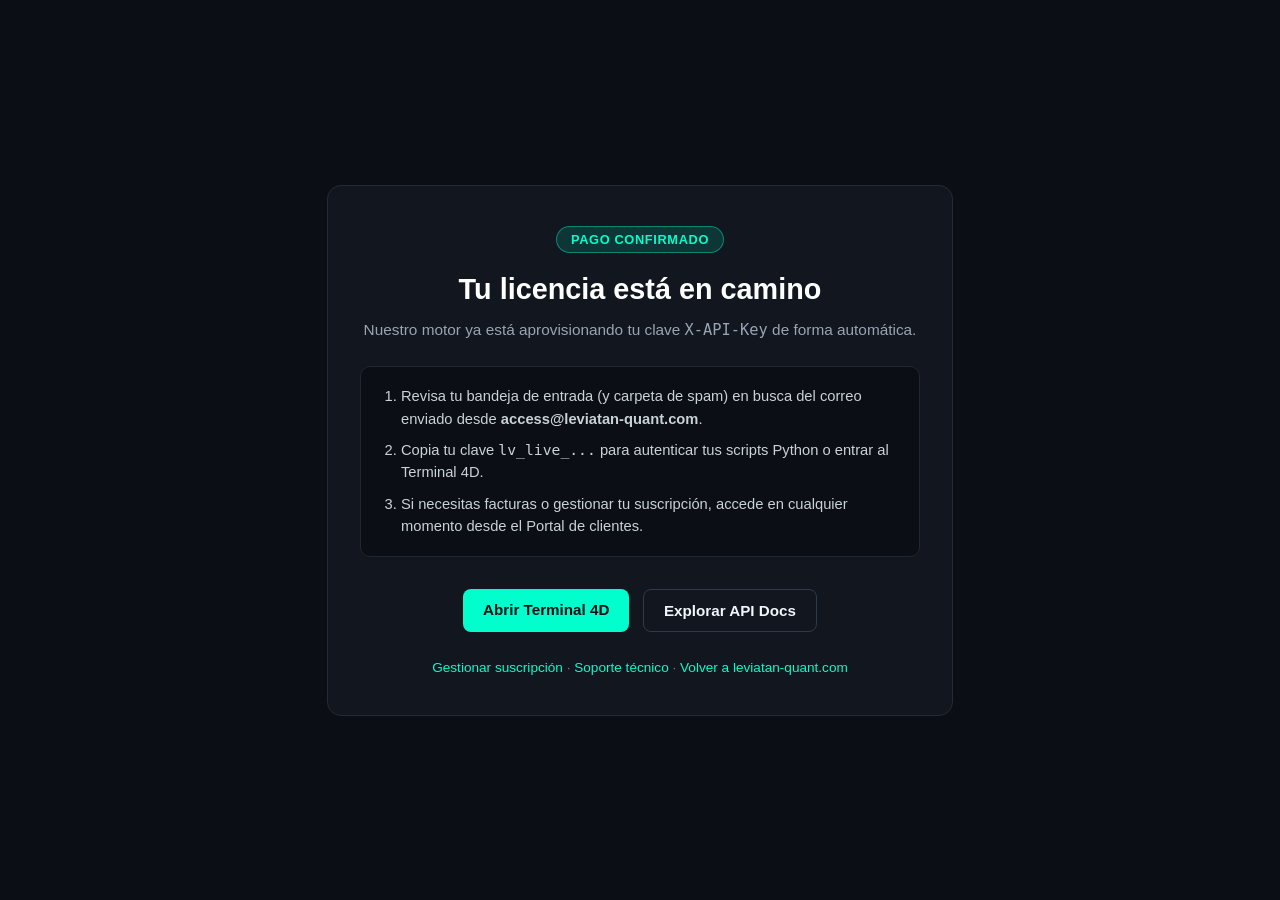
<file: gracias.html>
<!DOCTYPE html>
<html lang="es">
<head>
    <meta charset="UTF-8">
    <meta name="viewport" content="width=device-width, initial-scale=1.0">
    <title>Suscripción Confirmada | Leviatan Quant</title>
    <meta name="robots" content="noindex, nofollow">
    <link rel="icon" type="image/svg+xml" href="/favicon.svg">
    <style>
        body {
            margin: 0;
            min-height: 100vh;
            background: #0b0e14;
            color: #c9d1d9;
            font-family: -apple-system, BlinkMacSystemFont, "Segoe UI", Roboto, Helvetica, Arial, sans-serif;
            display: flex;
            align-items: center;
            justify-content: center;
            padding: 1.5rem;
            box-sizing: border-box;
        }
        .card {
            max-width: 560px;
            width: 100%;
            background: #11161f;
            border: 1px solid #222b38;
            border-radius: 14px;
            padding: 2.5rem 2rem;
            text-align: center;
        }
        .badge {
            display: inline-block;
            background: rgba(0, 255, 204, 0.14);
            color: #00ffcc;
            border: 1px solid rgba(0, 255, 204, 0.4);
            padding: 5px 14px;
            border-radius: 999px;
            font-size: 0.8rem;
            font-weight: 700;
            letter-spacing: 0.05em;
            margin-bottom: 1.25rem;
        }
        h1 { color: #fff; margin: 0 0 0.75rem 0; font-size: 1.8rem; }
        p { color: #9aa4b2; line-height: 1.6; font-size: 0.96rem; margin: 0 0 1.25rem 0; }
        .steps {
            text-align: left;
            background: #0b0e14;
            border: 1px solid #1f2733;
            border-radius: 10px;
            padding: 1.15rem 1.3rem;
            margin: 1.5rem 0 2rem;
            font-size: 0.92rem;
            color: #c9d1d9;
        }
        .steps ol { margin: 0; padding-left: 1.2rem; }
        .steps li { margin-bottom: 0.6rem; line-height: 1.5; }
        .steps li:last-child { margin-bottom: 0; }
        .actions {
            display: flex;
            gap: 0.85rem;
            justify-content: center;
            flex-wrap: wrap;
        }
        .btn-primary {
            background: #00ffcc;
            color: #0b0e14;
            text-decoration: none;
            font-weight: 700;
            padding: 12px 20px;
            border-radius: 8px;
            font-size: 0.95rem;
        }
        .btn-outline {
            background: transparent;
            color: #f0f6fc;
            border: 1px solid #303a49;
            text-decoration: none;
            font-weight: 600;
            padding: 12px 20px;
            border-radius: 8px;
            font-size: 0.95rem;
        }
        .sublinks {
            margin-top: 1.75rem;
            font-size: 0.85rem;
            color: #777;
        }
        .sublinks a { color: #00ffcc; text-decoration: none; }
    </style>
</head>
<body>
    <div class="card">
        <div class="badge">PAGO CONFIRMADO</div>
        <h1>Tu licencia está en camino</h1>
        <p>Nuestro motor ya está aprovisionando tu clave <code>X-API-Key</code> de forma automática.</p>

        <div class="steps">
            <ol>
                <li>Revisa tu bandeja de entrada (y carpeta de spam) en busca del correo enviado desde <strong>access@leviatan-quant.com</strong>.</li>
                <li>Copia tu clave <code>lv_live_...</code> para autenticar tus scripts Python o entrar al Terminal 4D.</li>
                <li>Si necesitas facturas o gestionar tu suscripción, accede en cualquier momento desde el Portal de clientes.</li>
            </ol>
        </div>

        <div class="actions">
            <a href="https://app.leviatan-quant.com" class="btn-primary">Abrir Terminal 4D</a>
            <a href="https://api.leviatan-quant.com/docs" class="btn-outline">Explorar API Docs</a>
        </div>

        <div class="sublinks">
            <a href="https://billing.stripe.com/p/login/14AdR97fk58ZfhBdFN8N200" target="_blank" rel="noopener noreferrer">Gestionar suscripción</a>
            ·
            <a href="mailto:access@leviatan-quant.com">Soporte técnico</a>
            ·
            <a href="/">Volver a leviatan-quant.com</a>
        </div>
    </div>
</body>
</html>
</file>
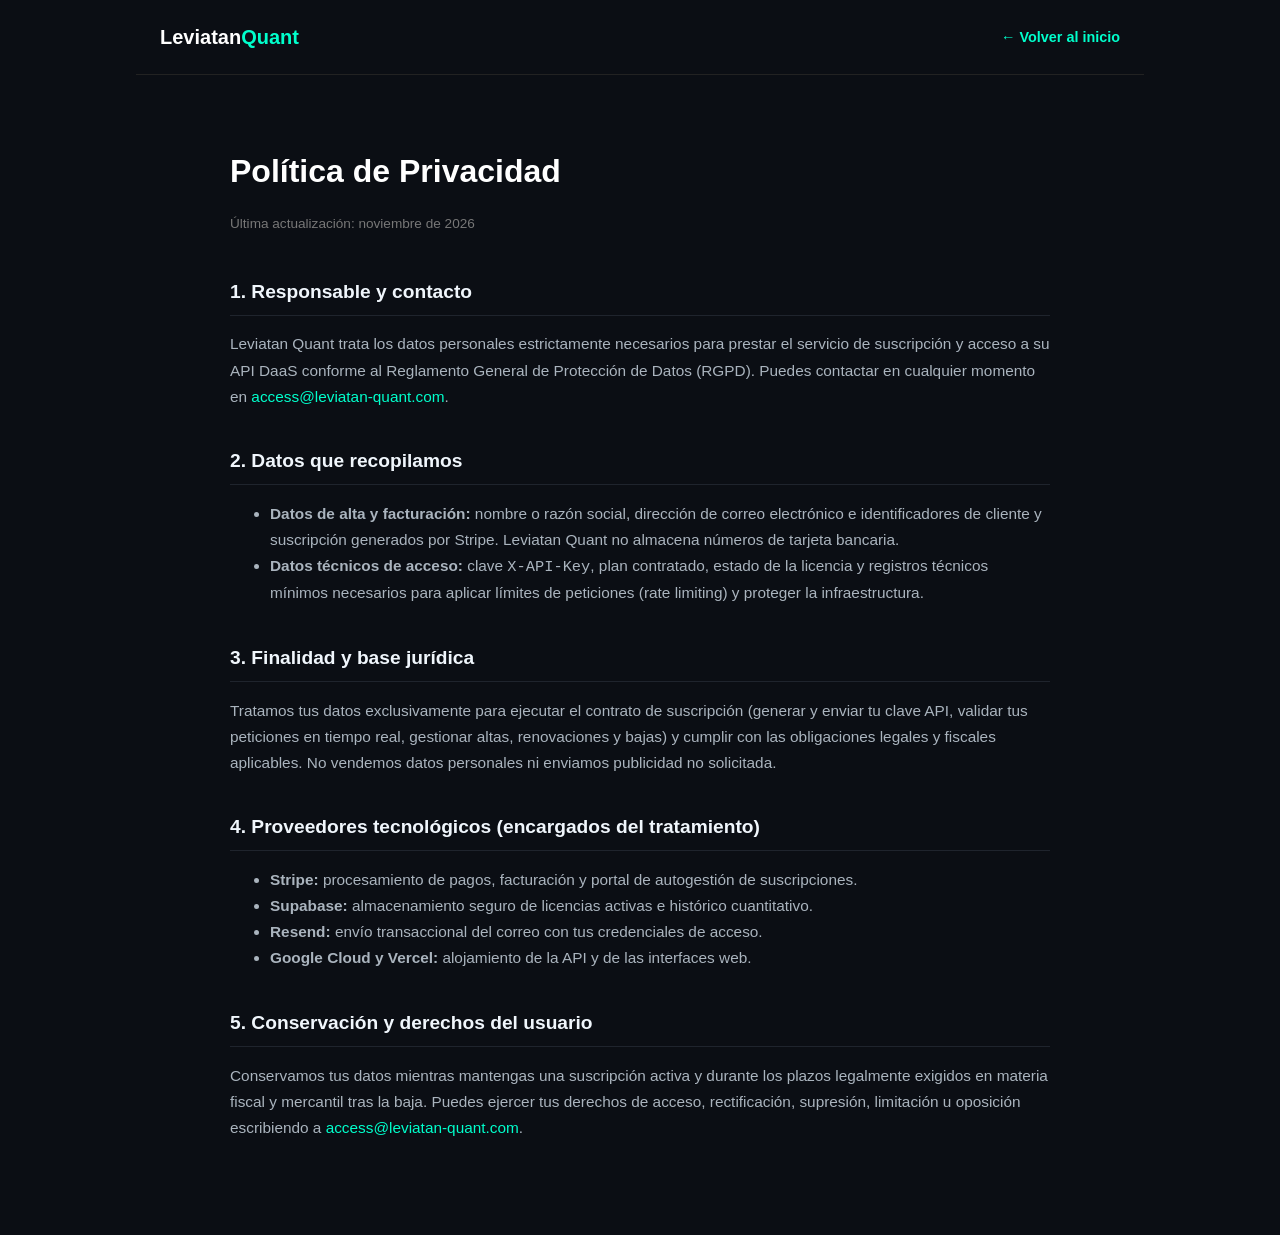
<file: privacidad.html>
<!DOCTYPE html>
<html lang="es">
<head>
    <meta charset="UTF-8">
    <meta name="viewport" content="width=device-width, initial-scale=1.0">
    <title>Política de Privacidad | Leviatan Quant</title>
    <link rel="icon" type="image/svg+xml" href="/favicon.svg">
    <style>
        body {
            margin: 0;
            background: #0b0e14;
            color: #c9d1d9;
            font-family: -apple-system, BlinkMacSystemFont, "Segoe UI", Roboto, Helvetica, Arial, sans-serif;
            line-height: 1.7;
        }
        header {
            border-bottom: 1px solid #222;
            padding: 1.25rem 1.5rem;
            display: flex;
            justify-content: space-between;
            align-items: center;
            max-width: 960px;
            margin: 0 auto;
        }
        .logo {
            font-size: 1.25rem;
            font-weight: 700;
            color: #fff;
            text-decoration: none;
        }
        .logo span { color: #00ffcc; }
        .back {
            color: #00ffcc;
            text-decoration: none;
            font-size: 0.9rem;
            font-weight: 600;
        }
        main {
            max-width: 820px;
            margin: 0 auto;
            padding: 3rem 1.5rem 5rem;
        }
        h1 { color: #fff; font-size: 2rem; margin-bottom: 0.4rem; }
        .updated { color: #777; font-size: 0.85rem; margin-bottom: 2.5rem; }
        h2 { color: #f0f6fc; font-size: 1.2rem; margin-top: 2.2rem; border-bottom: 1px solid #1f242d; padding-bottom: 0.4rem; }
        p, li { color: #aab4be; font-size: 0.96rem; }
        a { color: #00ffcc; text-decoration: none; }
        a:hover { text-decoration: underline; }
    </style>
</head>
<body>
    <header>
        <a href="/" class="logo">Leviatan<span>Quant</span></a>
        <a href="/" class="back">← Volver al inicio</a>
    </header>
    <main>
        <h1>Política de Privacidad</h1>
        <p class="updated">Última actualización: noviembre de 2026</p>

        <h2>1. Responsable y contacto</h2>
        <p>Leviatan Quant trata los datos personales estrictamente necesarios para prestar el servicio de suscripción y acceso a su API DaaS conforme al Reglamento General de Protección de Datos (RGPD). Puedes contactar en cualquier momento en <a href="mailto:access@leviatan-quant.com">access@leviatan-quant.com</a>.</p>

        <h2>2. Datos que recopilamos</h2>
        <ul>
            <li><strong>Datos de alta y facturación:</strong> nombre o razón social, dirección de correo electrónico e identificadores de cliente y suscripción generados por Stripe. Leviatan Quant no almacena números de tarjeta bancaria.</li>
            <li><strong>Datos técnicos de acceso:</strong> clave <code>X-API-Key</code>, plan contratado, estado de la licencia y registros técnicos mínimos necesarios para aplicar límites de peticiones (rate limiting) y proteger la infraestructura.</li>
        </ul>

        <h2>3. Finalidad y base jurídica</h2>
        <p>Tratamos tus datos exclusivamente para ejecutar el contrato de suscripción (generar y enviar tu clave API, validar tus peticiones en tiempo real, gestionar altas, renovaciones y bajas) y cumplir con las obligaciones legales y fiscales aplicables. No vendemos datos personales ni enviamos publicidad no solicitada.</p>

        <h2>4. Proveedores tecnológicos (encargados del tratamiento)</h2>
        <ul>
            <li><strong>Stripe:</strong> procesamiento de pagos, facturación y portal de autogestión de suscripciones.</li>
            <li><strong>Supabase:</strong> almacenamiento seguro de licencias activas e histórico cuantitativo.</li>
            <li><strong>Resend:</strong> envío transaccional del correo con tus credenciales de acceso.</li>
            <li><strong>Google Cloud y Vercel:</strong> alojamiento de la API y de las interfaces web.</li>
        </ul>

        <h2>5. Conservación y derechos del usuario</h2>
        <p>Conservamos tus datos mientras mantengas una suscripción activa y durante los plazos legalmente exigidos en materia fiscal y mercantil tras la baja. Puedes ejercer tus derechos de acceso, rectificación, supresión, limitación u oposición escribiendo a <a href="mailto:access@leviatan-quant.com">access@leviatan-quant.com</a>.</p>
    </main>
</body>
</html>
</file>
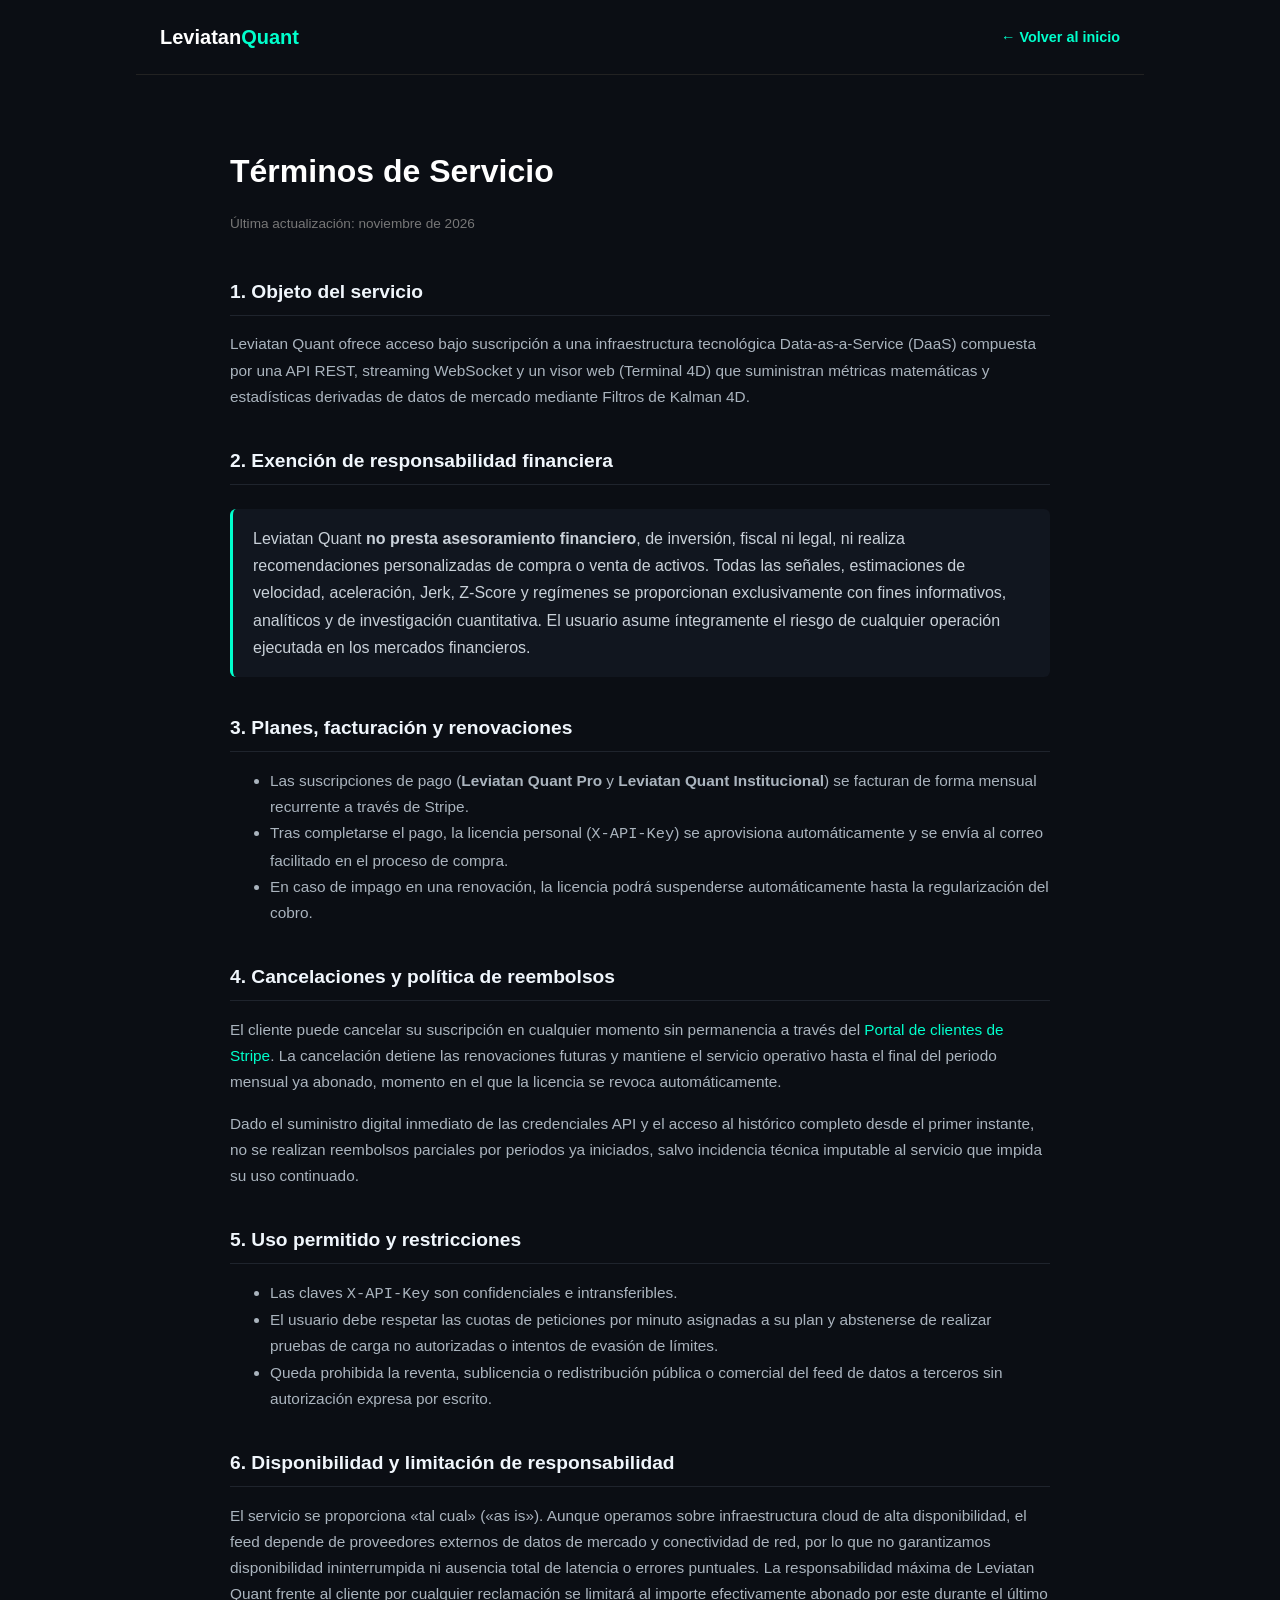
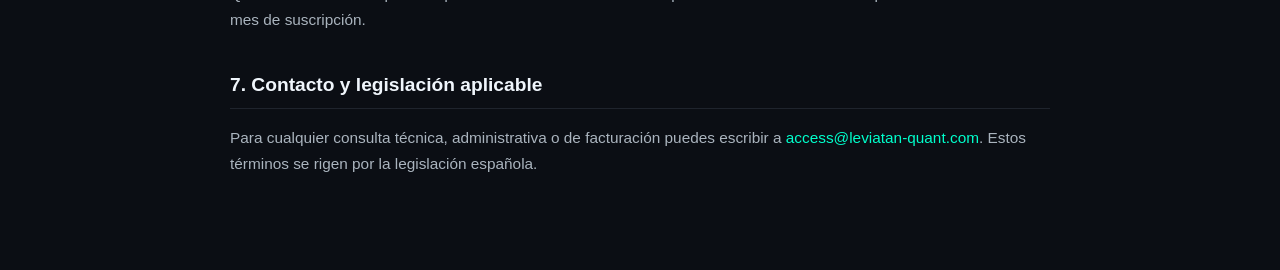
<file: terminos.html>
<!DOCTYPE html>
<html lang="es">
<head>
    <meta charset="UTF-8">
    <meta name="viewport" content="width=device-width, initial-scale=1.0">
    <title>Términos de Servicio | Leviatan Quant</title>
    <link rel="icon" type="image/svg+xml" href="/favicon.svg">
    <style>
        body {
            margin: 0;
            background: #0b0e14;
            color: #c9d1d9;
            font-family: -apple-system, BlinkMacSystemFont, "Segoe UI", Roboto, Helvetica, Arial, sans-serif;
            line-height: 1.7;
        }
        header {
            border-bottom: 1px solid #222;
            padding: 1.25rem 1.5rem;
            display: flex;
            justify-content: space-between;
            align-items: center;
            max-width: 960px;
            margin: 0 auto;
        }
        .logo {
            font-size: 1.25rem;
            font-weight: 700;
            color: #fff;
            text-decoration: none;
        }
        .logo span { color: #00ffcc; }
        .back {
            color: #00ffcc;
            text-decoration: none;
            font-size: 0.9rem;
            font-weight: 600;
        }
        main {
            max-width: 820px;
            margin: 0 auto;
            padding: 3rem 1.5rem 5rem;
        }
        h1 { color: #fff; font-size: 2rem; margin-bottom: 0.4rem; }
        .updated { color: #777; font-size: 0.85rem; margin-bottom: 2.5rem; }
        h2 { color: #f0f6fc; font-size: 1.2rem; margin-top: 2.2rem; border-bottom: 1px solid #1f242d; padding-bottom: 0.4rem; }
        p, li { color: #aab4be; font-size: 0.96rem; }
        a { color: #00ffcc; text-decoration: none; }
        a:hover { text-decoration: underline; }
        .callout {
            background: #11161f;
            border-left: 3px solid #00ffcc;
            padding: 1rem 1.25rem;
            border-radius: 6px;
            margin: 1.5rem 0;
        }
    </style>
</head>
<body>
    <header>
        <a href="/" class="logo">Leviatan<span>Quant</span></a>
        <a href="/" class="back">← Volver al inicio</a>
    </header>
    <main>
        <h1>Términos de Servicio</h1>
        <p class="updated">Última actualización: noviembre de 2026</p>

        <h2>1. Objeto del servicio</h2>
        <p>Leviatan Quant ofrece acceso bajo suscripción a una infraestructura tecnológica Data-as-a-Service (DaaS) compuesta por una API REST, streaming WebSocket y un visor web (Terminal 4D) que suministran métricas matemáticas y estadísticas derivadas de datos de mercado mediante Filtros de Kalman 4D.</p>

        <h2>2. Exención de responsabilidad financiera</h2>
        <div class="callout">
            Leviatan Quant <strong>no presta asesoramiento financiero</strong>, de inversión, fiscal ni legal, ni realiza recomendaciones personalizadas de compra o venta de activos. Todas las señales, estimaciones de velocidad, aceleración, Jerk, Z-Score y regímenes se proporcionan exclusivamente con fines informativos, analíticos y de investigación cuantitativa. El usuario asume íntegramente el riesgo de cualquier operación ejecutada en los mercados financieros.
        </div>

        <h2>3. Planes, facturación y renovaciones</h2>
        <ul>
            <li>Las suscripciones de pago (<strong>Leviatan Quant Pro</strong> y <strong>Leviatan Quant Institucional</strong>) se facturan de forma mensual recurrente a través de Stripe.</li>
            <li>Tras completarse el pago, la licencia personal (<code>X-API-Key</code>) se aprovisiona automáticamente y se envía al correo facilitado en el proceso de compra.</li>
            <li>En caso de impago en una renovación, la licencia podrá suspenderse automáticamente hasta la regularización del cobro.</li>
        </ul>

        <h2>4. Cancelaciones y política de reembolsos</h2>
        <p>El cliente puede cancelar su suscripción en cualquier momento sin permanencia a través del <a href="https://billing.stripe.com/p/login/14AdR97fk58ZfhBdFN8N200" target="_blank" rel="noopener noreferrer">Portal de clientes de Stripe</a>. La cancelación detiene las renovaciones futuras y mantiene el servicio operativo hasta el final del periodo mensual ya abonado, momento en el que la licencia se revoca automáticamente.</p>
        <p>Dado el suministro digital inmediato de las credenciales API y el acceso al histórico completo desde el primer instante, no se realizan reembolsos parciales por periodos ya iniciados, salvo incidencia técnica imputable al servicio que impida su uso continuado.</p>

        <h2>5. Uso permitido y restricciones</h2>
        <ul>
            <li>Las claves <code>X-API-Key</code> son confidenciales e intransferibles.</li>
            <li>El usuario debe respetar las cuotas de peticiones por minuto asignadas a su plan y abstenerse de realizar pruebas de carga no autorizadas o intentos de evasión de límites.</li>
            <li>Queda prohibida la reventa, sublicencia o redistribución pública o comercial del feed de datos a terceros sin autorización expresa por escrito.</li>
        </ul>

        <h2>6. Disponibilidad y limitación de responsabilidad</h2>
        <p>El servicio se proporciona «tal cual» («as is»). Aunque operamos sobre infraestructura cloud de alta disponibilidad, el feed depende de proveedores externos de datos de mercado y conectividad de red, por lo que no garantizamos disponibilidad ininterrumpida ni ausencia total de latencia o errores puntuales. La responsabilidad máxima de Leviatan Quant frente al cliente por cualquier reclamación se limitará al importe efectivamente abonado por este durante el último mes de suscripción.</p>

        <h2>7. Contacto y legislación aplicable</h2>
        <p>Para cualquier consulta técnica, administrativa o de facturación puedes escribir a <a href="mailto:access@leviatan-quant.com">access@leviatan-quant.com</a>. Estos términos se rigen por la legislación española.</p>
    </main>
</body>
</html>
</file>
